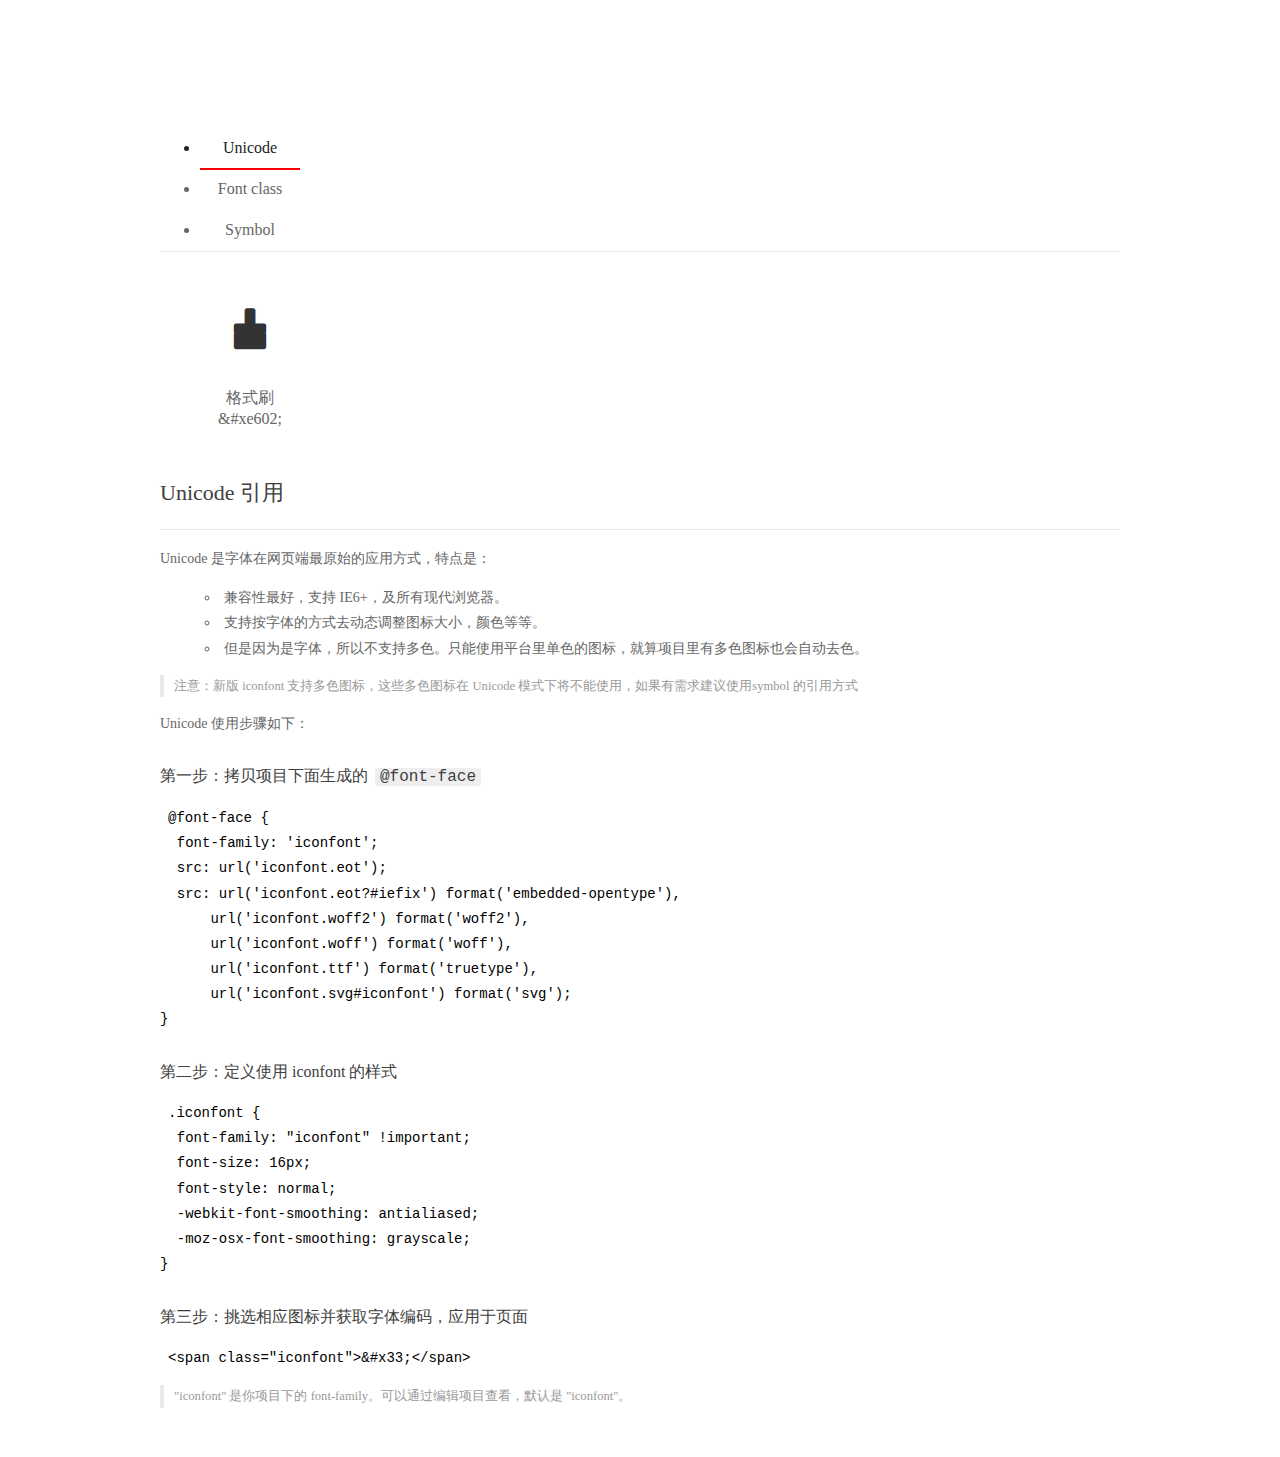
<file: iconfont/demo_index.html>
<!DOCTYPE html>
<html>
<head>
  <meta charset="utf-8"/>
  <title>IconFont Demo</title>
  <link rel="shortcut icon" href="https://img.alicdn.com/tps/i4/TB1_oz6GVXXXXaFXpXXJDFnIXXX-64-64.ico" type="image/x-icon"/>
  <link rel="stylesheet" href="https://g.alicdn.com/thx/cube/1.3.2/cube.min.css">
  <link rel="stylesheet" href="demo.css">
  <link rel="stylesheet" href="iconfont.css">
  <script src="iconfont.js"></script>
  <!-- jQuery -->
  <script src="https://a1.alicdn.com/oss/uploads/2018/12/26/7bfddb60-08e8-11e9-9b04-53e73bb6408b.js"></script>
  <!-- 代码高亮 -->
  <script src="https://a1.alicdn.com/oss/uploads/2018/12/26/a3f714d0-08e6-11e9-8a15-ebf944d7534c.js"></script>
</head>
<body>
  <div class="main">
    <h1 class="logo"><a href="https://www.iconfont.cn/" title="iconfont 首页" target="_blank">&#xe86b;</a></h1>
    <div class="nav-tabs">
      <ul id="tabs" class="dib-box">
        <li class="dib active"><span>Unicode</span></li>
        <li class="dib"><span>Font class</span></li>
        <li class="dib"><span>Symbol</span></li>
      </ul>
      
    </div>
    <div class="tab-container">
      <div class="content unicode" style="display: block;">
          <ul class="icon_lists dib-box">
          
            <li class="dib">
              <span class="icon iconfont">&#xe602;</span>
                <div class="name">格式刷</div>
                <div class="code-name">&amp;#xe602;</div>
              </li>
          
          </ul>
          <div class="article markdown">
          <h2 id="unicode-">Unicode 引用</h2>
          <hr>

          <p>Unicode 是字体在网页端最原始的应用方式，特点是：</p>
          <ul>
            <li>兼容性最好，支持 IE6+，及所有现代浏览器。</li>
            <li>支持按字体的方式去动态调整图标大小，颜色等等。</li>
            <li>但是因为是字体，所以不支持多色。只能使用平台里单色的图标，就算项目里有多色图标也会自动去色。</li>
          </ul>
          <blockquote>
            <p>注意：新版 iconfont 支持多色图标，这些多色图标在 Unicode 模式下将不能使用，如果有需求建议使用symbol 的引用方式</p>
          </blockquote>
          <p>Unicode 使用步骤如下：</p>
          <h3 id="-font-face">第一步：拷贝项目下面生成的 <code>@font-face</code></h3>
<pre><code class="language-css"
>@font-face {
  font-family: 'iconfont';
  src: url('iconfont.eot');
  src: url('iconfont.eot?#iefix') format('embedded-opentype'),
      url('iconfont.woff2') format('woff2'),
      url('iconfont.woff') format('woff'),
      url('iconfont.ttf') format('truetype'),
      url('iconfont.svg#iconfont') format('svg');
}
</code></pre>
          <h3 id="-iconfont-">第二步：定义使用 iconfont 的样式</h3>
<pre><code class="language-css"
>.iconfont {
  font-family: "iconfont" !important;
  font-size: 16px;
  font-style: normal;
  -webkit-font-smoothing: antialiased;
  -moz-osx-font-smoothing: grayscale;
}
</code></pre>
          <h3 id="-">第三步：挑选相应图标并获取字体编码，应用于页面</h3>
<pre>
<code class="language-html"
>&lt;span class="iconfont"&gt;&amp;#x33;&lt;/span&gt;
</code></pre>
          <blockquote>
            <p>"iconfont" 是你项目下的 font-family。可以通过编辑项目查看，默认是 "iconfont"。</p>
          </blockquote>
          </div>
      </div>
      <div class="content font-class">
        <ul class="icon_lists dib-box">
          
          <li class="dib">
            <span class="icon iconfont icon-geshishua"></span>
            <div class="name">
              格式刷
            </div>
            <div class="code-name">.icon-geshishua
            </div>
          </li>
          
        </ul>
        <div class="article markdown">
        <h2 id="font-class-">font-class 引用</h2>
        <hr>

        <p>font-class 是 Unicode 使用方式的一种变种，主要是解决 Unicode 书写不直观，语意不明确的问题。</p>
        <p>与 Unicode 使用方式相比，具有如下特点：</p>
        <ul>
          <li>兼容性良好，支持 IE8+，及所有现代浏览器。</li>
          <li>相比于 Unicode 语意明确，书写更直观。可以很容易分辨这个 icon 是什么。</li>
          <li>因为使用 class 来定义图标，所以当要替换图标时，只需要修改 class 里面的 Unicode 引用。</li>
          <li>不过因为本质上还是使用的字体，所以多色图标还是不支持的。</li>
        </ul>
        <p>使用步骤如下：</p>
        <h3 id="-fontclass-">第一步：引入项目下面生成的 fontclass 代码：</h3>
<pre><code class="language-html">&lt;link rel="stylesheet" href="./iconfont.css"&gt;
</code></pre>
        <h3 id="-">第二步：挑选相应图标并获取类名，应用于页面：</h3>
<pre><code class="language-html">&lt;span class="iconfont icon-xxx"&gt;&lt;/span&gt;
</code></pre>
        <blockquote>
          <p>"
            iconfont" 是你项目下的 font-family。可以通过编辑项目查看，默认是 "iconfont"。</p>
        </blockquote>
      </div>
      </div>
      <div class="content symbol">
          <ul class="icon_lists dib-box">
          
            <li class="dib">
                <svg class="icon svg-icon" aria-hidden="true">
                  <use xlink:href="#icon-geshishua"></use>
                </svg>
                <div class="name">格式刷</div>
                <div class="code-name">#icon-geshishua</div>
            </li>
          
          </ul>
          <div class="article markdown">
          <h2 id="symbol-">Symbol 引用</h2>
          <hr>

          <p>这是一种全新的使用方式，应该说这才是未来的主流，也是平台目前推荐的用法。相关介绍可以参考这篇<a href="">文章</a>
            这种用法其实是做了一个 SVG 的集合，与另外两种相比具有如下特点：</p>
          <ul>
            <li>支持多色图标了，不再受单色限制。</li>
            <li>通过一些技巧，支持像字体那样，通过 <code>font-size</code>, <code>color</code> 来调整样式。</li>
            <li>兼容性较差，支持 IE9+，及现代浏览器。</li>
            <li>浏览器渲染 SVG 的性能一般，还不如 png。</li>
          </ul>
          <p>使用步骤如下：</p>
          <h3 id="-symbol-">第一步：引入项目下面生成的 symbol 代码：</h3>
<pre><code class="language-html">&lt;script src="./iconfont.js"&gt;&lt;/script&gt;
</code></pre>
          <h3 id="-css-">第二步：加入通用 CSS 代码（引入一次就行）：</h3>
<pre><code class="language-html">&lt;style&gt;
.icon {
  width: 1em;
  height: 1em;
  vertical-align: -0.15em;
  fill: currentColor;
  overflow: hidden;
}
&lt;/style&gt;
</code></pre>
          <h3 id="-">第三步：挑选相应图标并获取类名，应用于页面：</h3>
<pre><code class="language-html">&lt;svg class="icon" aria-hidden="true"&gt;
  &lt;use xlink:href="#icon-xxx"&gt;&lt;/use&gt;
&lt;/svg&gt;
</code></pre>
          </div>
      </div>

    </div>
  </div>
  <script>
  $(document).ready(function () {
      $('.tab-container .content:first').show()

      $('#tabs li').click(function (e) {
        var tabContent = $('.tab-container .content')
        var index = $(this).index()

        if ($(this).hasClass('active')) {
          return
        } else {
          $('#tabs li').removeClass('active')
          $(this).addClass('active')

          tabContent.hide().eq(index).fadeIn()
        }
      })
    })
  </script>
</body>
</html>
</file>
<file: iconfont/demo.css>
/* Logo 字体 */
@font-face {
  font-family: "iconfont logo";
  src: url('https://at.alicdn.com/t/font_985780_km7mi63cihi.eot?t=1545807318834');
  src: url('https://at.alicdn.com/t/font_985780_km7mi63cihi.eot?t=1545807318834#iefix') format('embedded-opentype'),
    url('https://at.alicdn.com/t/font_985780_km7mi63cihi.woff?t=1545807318834') format('woff'),
    url('https://at.alicdn.com/t/font_985780_km7mi63cihi.ttf?t=1545807318834') format('truetype'),
    url('https://at.alicdn.com/t/font_985780_km7mi63cihi.svg?t=1545807318834#iconfont') format('svg');
}

.logo {
  font-family: "iconfont logo";
  font-size: 160px;
  font-style: normal;
  -webkit-font-smoothing: antialiased;
  -moz-osx-font-smoothing: grayscale;
}

/* tabs */
.nav-tabs {
  position: relative;
}

.nav-tabs .nav-more {
  position: absolute;
  right: 0;
  bottom: 0;
  height: 42px;
  line-height: 42px;
  color: #666;
}

#tabs {
  border-bottom: 1px solid #eee;
}

#tabs li {
  cursor: pointer;
  width: 100px;
  height: 40px;
  line-height: 40px;
  text-align: center;
  font-size: 16px;
  border-bottom: 2px solid transparent;
  position: relative;
  z-index: 1;
  margin-bottom: -1px;
  color: #666;
}


#tabs .active {
  border-bottom-color: #f00;
  color: #222;
}

.tab-container .content {
  display: none;
}

/* 页面布局 */
.main {
  padding: 30px 100px;
  width: 960px;
  margin: 0 auto;
}

.main .logo {
  color: #333;
  text-align: left;
  margin-bottom: 30px;
  line-height: 1;
  height: 110px;
  margin-top: -50px;
  overflow: hidden;
  *zoom: 1;
}

.main .logo a {
  font-size: 160px;
  color: #333;
}

.helps {
  margin-top: 40px;
}

.helps pre {
  padding: 20px;
  margin: 10px 0;
  border: solid 1px #e7e1cd;
  background-color: #fffdef;
  overflow: auto;
}

.icon_lists {
  width: 100% !important;
  overflow: hidden;
  *zoom: 1;
}

.icon_lists li {
  width: 100px;
  margin-bottom: 10px;
  margin-right: 20px;
  text-align: center;
  list-style: none !important;
  cursor: default;
}

.icon_lists li .code-name {
  line-height: 1.2;
}

.icon_lists .icon {
  display: block;
  height: 100px;
  line-height: 100px;
  font-size: 42px;
  margin: 10px auto;
  color: #333;
  -webkit-transition: font-size 0.25s linear, width 0.25s linear;
  -moz-transition: font-size 0.25s linear, width 0.25s linear;
  transition: font-size 0.25s linear, width 0.25s linear;
}

.icon_lists .icon:hover {
  font-size: 100px;
}

.icon_lists .svg-icon {
  /* 通过设置 font-size 来改变图标大小 */
  width: 1em;
  /* 图标和文字相邻时，垂直对齐 */
  vertical-align: -0.15em;
  /* 通过设置 color 来改变 SVG 的颜色/fill */
  fill: currentColor;
  /* path 和 stroke 溢出 viewBox 部分在 IE 下会显示
      normalize.css 中也包含这行 */
  overflow: hidden;
}

.icon_lists li .name,
.icon_lists li .code-name {
  color: #666;
}

/* markdown 样式 */
.markdown {
  color: #666;
  font-size: 14px;
  line-height: 1.8;
}

.highlight {
  line-height: 1.5;
}

.markdown img {
  vertical-align: middle;
  max-width: 100%;
}

.markdown h1 {
  color: #404040;
  font-weight: 500;
  line-height: 40px;
  margin-bottom: 24px;
}

.markdown h2,
.markdown h3,
.markdown h4,
.markdown h5,
.markdown h6 {
  color: #404040;
  margin: 1.6em 0 0.6em 0;
  font-weight: 500;
  clear: both;
}

.markdown h1 {
  font-size: 28px;
}

.markdown h2 {
  font-size: 22px;
}

.markdown h3 {
  font-size: 16px;
}

.markdown h4 {
  font-size: 14px;
}

.markdown h5 {
  font-size: 12px;
}

.markdown h6 {
  font-size: 12px;
}

.markdown hr {
  height: 1px;
  border: 0;
  background: #e9e9e9;
  margin: 16px 0;
  clear: both;
}

.markdown p {
  margin: 1em 0;
}

.markdown>p,
.markdown>blockquote,
.markdown>.highlight,
.markdown>ol,
.markdown>ul {
  width: 80%;
}

.markdown ul>li {
  list-style: circle;
}

.markdown>ul li,
.markdown blockquote ul>li {
  margin-left: 20px;
  padding-left: 4px;
}

.markdown>ul li p,
.markdown>ol li p {
  margin: 0.6em 0;
}

.markdown ol>li {
  list-style: decimal;
}

.markdown>ol li,
.markdown blockquote ol>li {
  margin-left: 20px;
  padding-left: 4px;
}

.markdown code {
  margin: 0 3px;
  padding: 0 5px;
  background: #eee;
  border-radius: 3px;
}

.markdown strong,
.markdown b {
  font-weight: 600;
}

.markdown>table {
  border-collapse: collapse;
  border-spacing: 0px;
  empty-cells: show;
  border: 1px solid #e9e9e9;
  width: 95%;
  margin-bottom: 24px;
}

.markdown>table th {
  white-space: nowrap;
  color: #333;
  font-weight: 600;
}

.markdown>table th,
.markdown>table td {
  border: 1px solid #e9e9e9;
  padding: 8px 16px;
  text-align: left;
}

.markdown>table th {
  background: #F7F7F7;
}

.markdown blockquote {
  font-size: 90%;
  color: #999;
  border-left: 4px solid #e9e9e9;
  padding-left: 0.8em;
  margin: 1em 0;
}

.markdown blockquote p {
  margin: 0;
}

.markdown .anchor {
  opacity: 0;
  transition: opacity 0.3s ease;
  margin-left: 8px;
}

.markdown .waiting {
  color: #ccc;
}

.markdown h1:hover .anchor,
.markdown h2:hover .anchor,
.markdown h3:hover .anchor,
.markdown h4:hover .anchor,
.markdown h5:hover .anchor,
.markdown h6:hover .anchor {
  opacity: 1;
  display: inline-block;
}

.markdown>br,
.markdown>p>br {
  clear: both;
}


.hljs {
  display: block;
  background: white;
  padding: 0.5em;
  color: #333333;
  overflow-x: auto;
}

.hljs-comment,
.hljs-meta {
  color: #969896;
}

.hljs-string,
.hljs-variable,
.hljs-template-variable,
.hljs-strong,
.hljs-emphasis,
.hljs-quote {
  color: #df5000;
}

.hljs-keyword,
.hljs-selector-tag,
.hljs-type {
  color: #a71d5d;
}

.hljs-literal,
.hljs-symbol,
.hljs-bullet,
.hljs-attribute {
  color: #0086b3;
}

.hljs-section,
.hljs-name {
  color: #63a35c;
}

.hljs-tag {
  color: #333333;
}

.hljs-title,
.hljs-attr,
.hljs-selector-id,
.hljs-selector-class,
.hljs-selector-attr,
.hljs-selector-pseudo {
  color: #795da3;
}

.hljs-addition {
  color: #55a532;
  background-color: #eaffea;
}

.hljs-deletion {
  color: #bd2c00;
  background-color: #ffecec;
}

.hljs-link {
  text-decoration: underline;
}

/* 代码高亮 */
/* PrismJS 1.15.0
https://prismjs.com/download.html#themes=prism&languages=markup+css+clike+javascript */
/**
 * prism.js default theme for JavaScript, CSS and HTML
 * Based on dabblet (http://dabblet.com)
 * @author Lea Verou
 */
code[class*="language-"],
pre[class*="language-"] {
  color: black;
  background: none;
  text-shadow: 0 1px white;
  font-family: Consolas, Monaco, 'Andale Mono', 'Ubuntu Mono', monospace;
  text-align: left;
  white-space: pre;
  word-spacing: normal;
  word-break: normal;
  word-wrap: normal;
  line-height: 1.5;

  -moz-tab-size: 4;
  -o-tab-size: 4;
  tab-size: 4;

  -webkit-hyphens: none;
  -moz-hyphens: none;
  -ms-hyphens: none;
  hyphens: none;
}

pre[class*="language-"]::-moz-selection,
pre[class*="language-"] ::-moz-selection,
code[class*="language-"]::-moz-selection,
code[class*="language-"] ::-moz-selection {
  text-shadow: none;
  background: #b3d4fc;
}

pre[class*="language-"]::selection,
pre[class*="language-"] ::selection,
code[class*="language-"]::selection,
code[class*="language-"] ::selection {
  text-shadow: none;
  background: #b3d4fc;
}

@media print {

  code[class*="language-"],
  pre[class*="language-"] {
    text-shadow: none;
  }
}

/* Code blocks */
pre[class*="language-"] {
  padding: 1em;
  margin: .5em 0;
  overflow: auto;
}

:not(pre)>code[class*="language-"],
pre[class*="language-"] {
  background: #f5f2f0;
}

/* Inline code */
:not(pre)>code[class*="language-"] {
  padding: .1em;
  border-radius: .3em;
  white-space: normal;
}

.token.comment,
.token.prolog,
.token.doctype,
.token.cdata {
  color: slategray;
}

.token.punctuation {
  color: #999;
}

.namespace {
  opacity: .7;
}

.token.property,
.token.tag,
.token.boolean,
.token.number,
.token.constant,
.token.symbol,
.token.deleted {
  color: #905;
}

.token.selector,
.token.attr-name,
.token.string,
.token.char,
.token.builtin,
.token.inserted {
  color: #690;
}

.token.operator,
.token.entity,
.token.url,
.language-css .token.string,
.style .token.string {
  color: #9a6e3a;
  background: hsla(0, 0%, 100%, .5);
}

.token.atrule,
.token.attr-value,
.token.keyword {
  color: #07a;
}

.token.function,
.token.class-name {
  color: #DD4A68;
}

.token.regex,
.token.important,
.token.variable {
  color: #e90;
}

.token.important,
.token.bold {
  font-weight: bold;
}

.token.italic {
  font-style: italic;
}

.token.entity {
  cursor: help;
}
</file>
<file: iconfont/iconfont.css>
@font-face {font-family: "iconfont";
  src: url('iconfont.eot?t=1615200980590'); /* IE9 */
  src: url('iconfont.eot?t=1615200980590#iefix') format('embedded-opentype'), /* IE6-IE8 */
  url('[data-uri]') format('woff2'),
  url('iconfont.woff?t=1615200980590') format('woff'),
  url('iconfont.ttf?t=1615200980590') format('truetype'), /* chrome, firefox, opera, Safari, Android, iOS 4.2+ */
  url('iconfont.svg?t=1615200980590#iconfont') format('svg'); /* iOS 4.1- */
}

.iconfont {
  font-family: "iconfont" !important;
  font-size: 16px;
  font-style: normal;
  -webkit-font-smoothing: antialiased;
  -moz-osx-font-smoothing: grayscale;
}

.icon-geshishua:before {
  content: "\e602";
}
</file>
